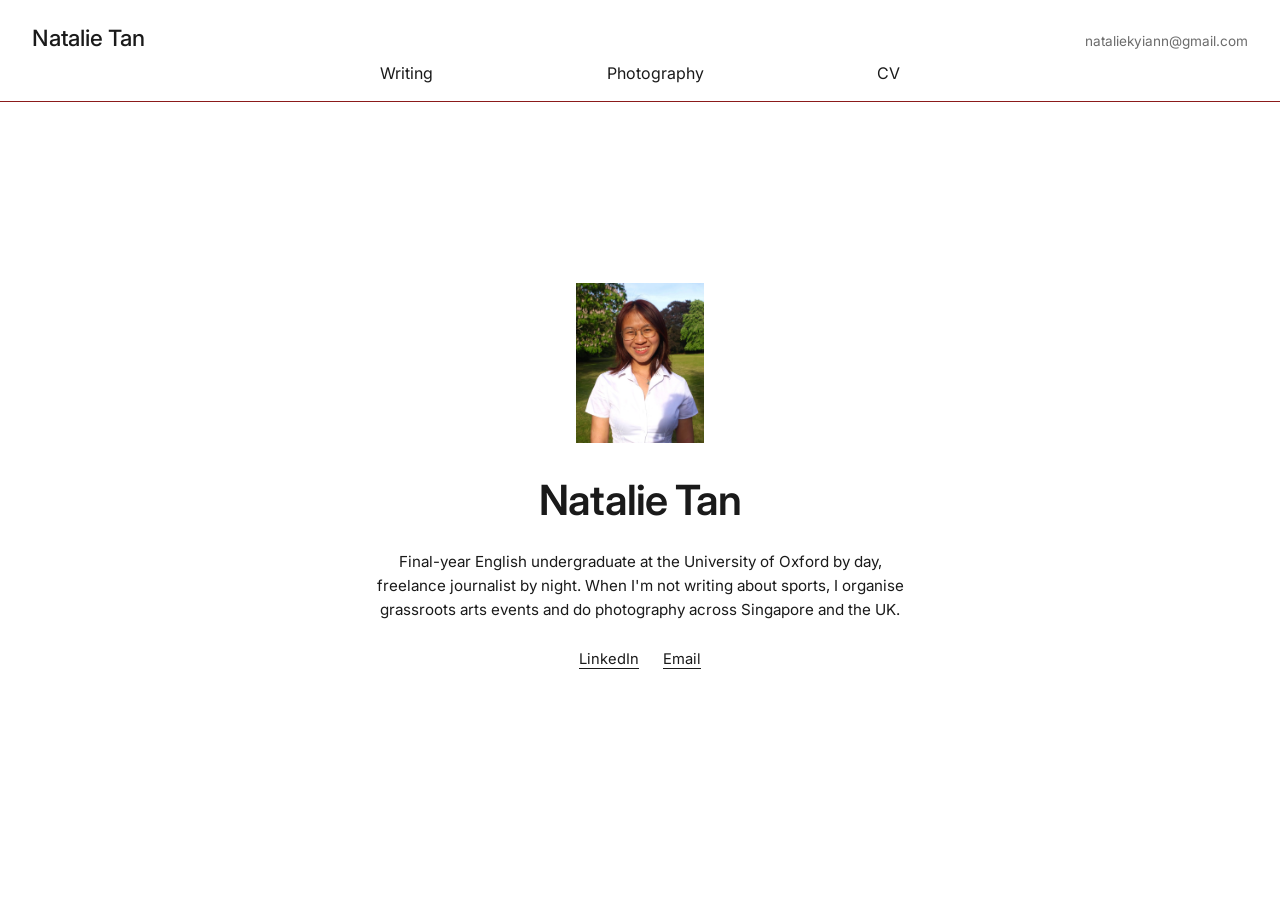
<file: index.html>
<!DOCTYPE html>
<html lang="en">
<head>
<meta charset="UTF-8">
<meta name="viewport" content="width=device-width, initial-scale=1">
<title>Natalie Tan</title>
<link rel="preconnect" href="https://fonts.googleapis.com">
<link rel="preconnect" href="https://fonts.gstatic.com" crossorigin>
<link href="https://fonts.googleapis.com/css2?family=Inter:wght@400;500;600&display=swap" rel="stylesheet">
<link rel="stylesheet" href="style.css">
</head>
<body>
<header class="site-header">
  <a class="site-name" href="index.html">Natalie Tan</a>
  <a class="header-email" href="mailto:nataliekyiann@gmail.com">nataliekyiann@gmail.com</a>
  <nav class="site-nav">
    <a href="writing.html">Writing</a>
    <a href="photography.html">Photography</a>
    <a href="cv.html">CV</a>
  </nav>
</header>

<main class="home">
  <!-- Replace images/headshot.svg with your own photo: upload headshot.jpg to the images folder and change the src below to images/headshot.jpg -->
  <img class="headshot" src="images/headshot (1).jpg" alt="Natalie Tan">
  <h1>Natalie Tan</h1>
  <p>Final-year English undergraduate at the University of Oxford by day, freelance journalist by night. When I'm not writing about sports, I organise grassroots arts events and do photography across Singapore and the UK.</p>

  <div class="buttons">
    <a class="btn" href="https://www.linkedin.com/in/natalie-tan-476b55278/" target="_blank" rel="noopener">LinkedIn</a>
    <a class="btn" href="mailto:nataliekyiann@gmail.com">Email</a>
  </div>
</main>
</body>
</html>
</file>
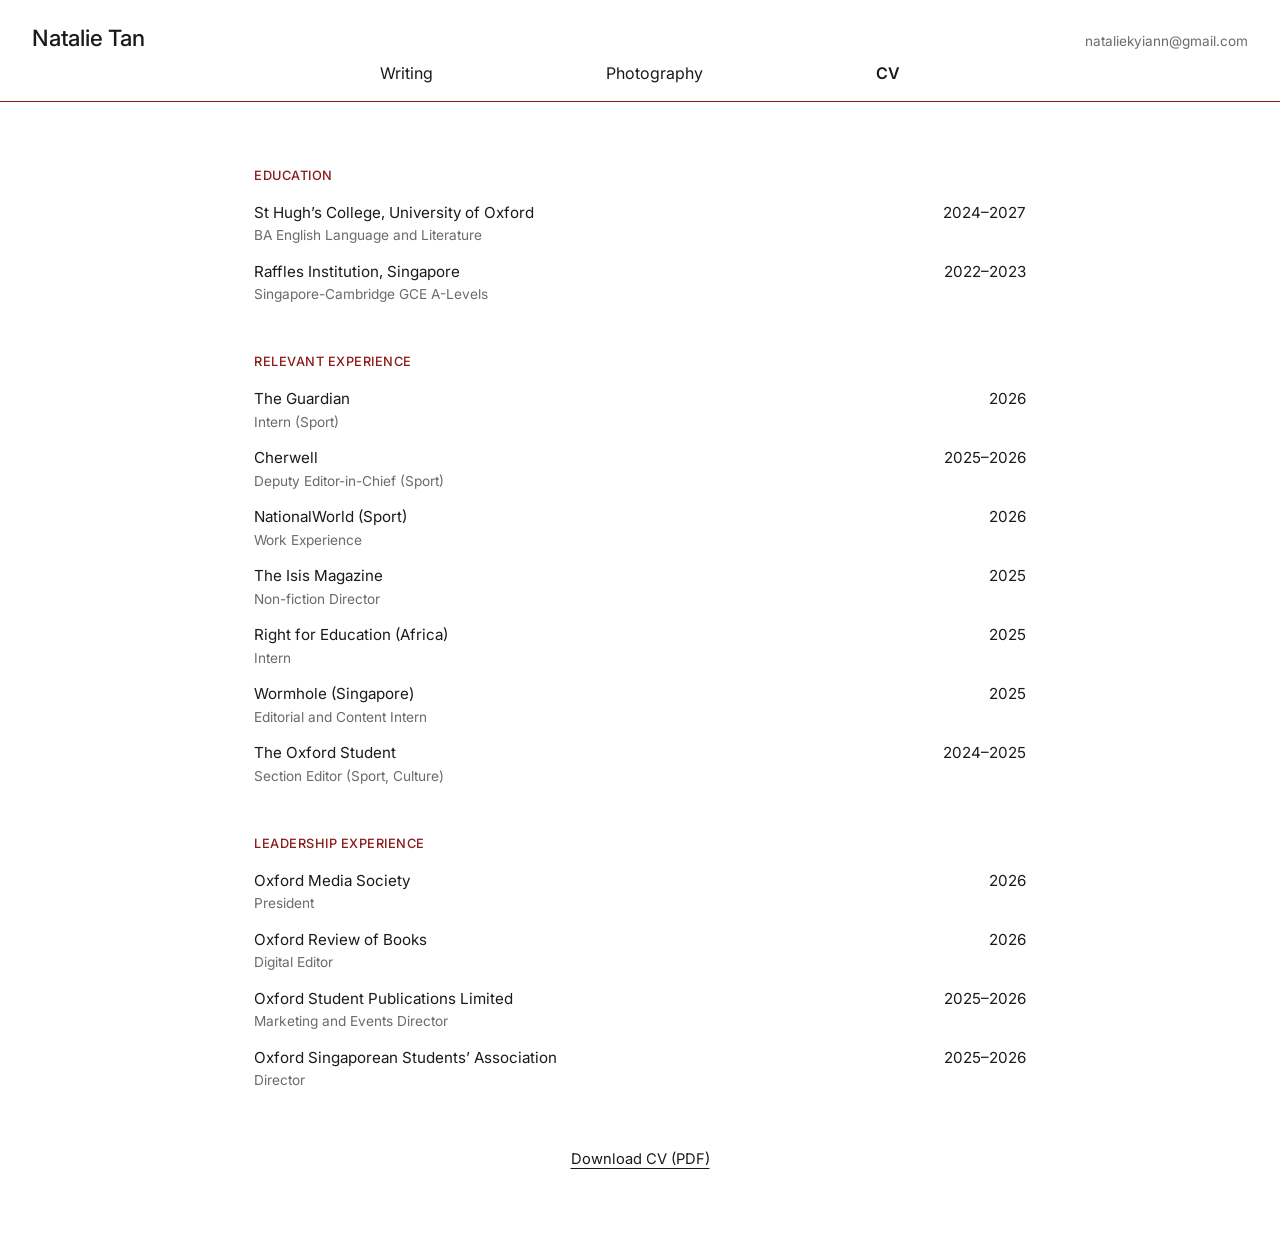
<file: cv.html>
<!DOCTYPE html>
<html lang="en">
<head>
<meta charset="UTF-8">
<meta name="viewport" content="width=device-width, initial-scale=1">
<title>Natalie Tan — CV</title>
<link rel="preconnect" href="https://fonts.googleapis.com">
<link rel="preconnect" href="https://fonts.gstatic.com" crossorigin>
<link href="https://fonts.googleapis.com/css2?family=Inter:wght@400;500;600&display=swap" rel="stylesheet">
<link rel="stylesheet" href="style.css">
</head>
<body>
<header class="site-header">
  <a class="site-name" href="index.html">Natalie Tan</a>
  <a class="header-email" href="mailto:nataliekyiann@gmail.com">nataliekyiann@gmail.com</a>
  <nav class="site-nav">
    <a href="writing.html">Writing</a>
    <a href="photography.html">Photography</a>
    <a href="cv.html" class="current">CV</a>
  </nav>
</header>

<main class="writing cv">
  <!--
    HOW TO ADD AN ENTRY:
    Copy one whole <li>...</li> block and change the organisation, role and dates.
  -->

  <h2>Education</h2>
  <ul>
      <li><div><span class="title">St Hugh’s College, University of Oxford<span class="role">BA English Language and Literature</span></span><span class="pub">2024–2027</span></div></li>
      <li><div><span class="title">Raffles Institution, Singapore<span class="role">Singapore-Cambridge GCE A-Levels</span></span><span class="pub">2022–2023</span></div></li>
  </ul>

  <h2>Relevant Experience</h2>
  <ul>
      <li><div><span class="title">The Guardian<span class="role">Intern (Sport)</span></span><span class="pub">2026</span></div></li>
      <li><div><span class="title">Cherwell<span class="role">Deputy Editor-in-Chief (Sport)</span></span><span class="pub">2025–2026</span></div></li>
      <li><div><span class="title">NationalWorld (Sport)<span class="role">Work Experience</span></span><span class="pub">2026</span></div></li>
      <li><div><span class="title">The Isis Magazine<span class="role">Non-fiction Director</span></span><span class="pub">2025</span></div></li>
      <li><div><span class="title">Right for Education (Africa)<span class="role">Intern</span></span><span class="pub">2025</span></div></li>
      <li><div><span class="title">Wormhole (Singapore)<span class="role">Editorial and Content Intern</span></span><span class="pub">2025</span></div></li>
      <li><div><span class="title">The Oxford Student<span class="role">Section Editor (Sport, Culture)</span></span><span class="pub">2024–2025</span></div></li>
  </ul>

  <h2>Leadership Experience</h2>
  <ul>
      <li><div><span class="title">Oxford Media Society<span class="role">President</span></span><span class="pub">2026</span></div></li>
      <li><div><span class="title">Oxford Review of Books<span class="role">Digital Editor</span></span><span class="pub">2026</span></div></li>
      <li><div><span class="title">Oxford Student Publications Limited<span class="role">Marketing and Events Director</span></span><span class="pub">2025–2026</span></div></li>
      <li><div><span class="title">Oxford Singaporean Students’ Association<span class="role">Director</span></span><span class="pub">2025–2026</span></div></li>
  </ul>

  <!-- To update your CV, replace cv.pdf in the repo with a new file of the same name -->
  <div class="buttons">
    <a class="btn" href="cv.pdf" download="Natalie_Tan_CV.pdf">Download CV (PDF)</a>
  </div>
</main>
</body>
</html>
</file>
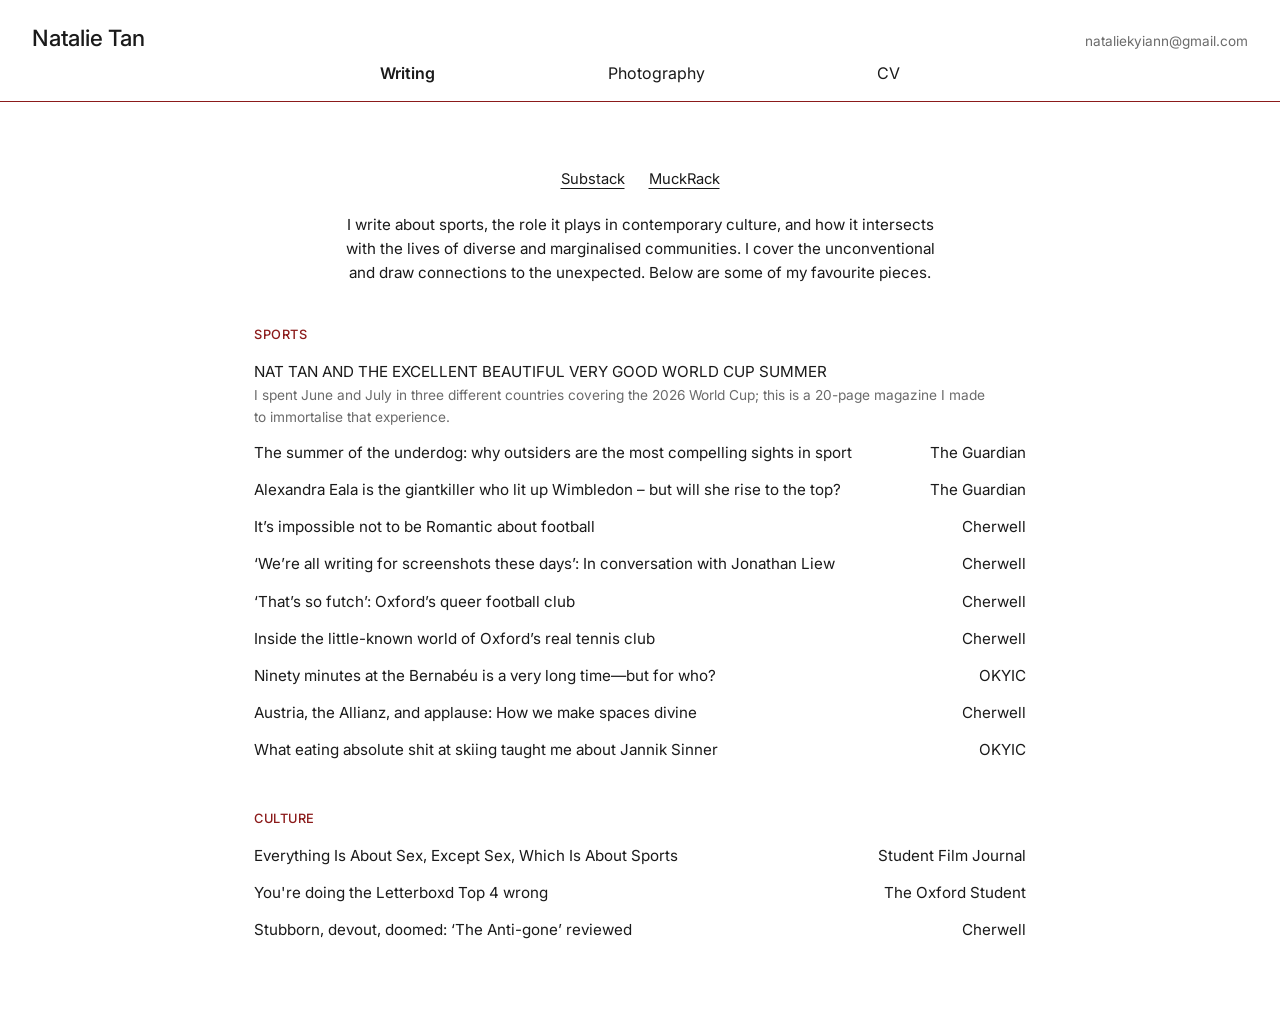
<file: writing.html>
<!DOCTYPE html>
<html lang="en">
<head>
<meta charset="UTF-8">
<meta name="viewport" content="width=device-width, initial-scale=1">
<title>Natalie Tan — Writing</title>
<link rel="preconnect" href="https://fonts.googleapis.com">
<link rel="preconnect" href="https://fonts.gstatic.com" crossorigin>
<link href="https://fonts.googleapis.com/css2?family=Inter:wght@400;500;600&display=swap" rel="stylesheet">
<link rel="stylesheet" href="style.css">
</head>
<body>
<header class="site-header">
  <a class="site-name" href="index.html">Natalie Tan</a>
  <a class="header-email" href="mailto:nataliekyiann@gmail.com">nataliekyiann@gmail.com</a>
  <nav class="site-nav">
    <a href="writing.html" class="current">Writing</a>
    <a href="photography.html">Photography</a>
    <a href="cv.html">CV</a>
  </nav>
</header>

<main>
  <section class="page-intro">
    <div class="buttons">
      <a class="btn" href="https://okyic.substack.com/" target="_blank" rel="noopener">Substack</a>
      <a class="btn" href="https://muckrack.com/natalie-tan-2" target="_blank" rel="noopener">MuckRack</a>
    </div>
    <p>I write about sports, the role it plays in contemporary culture, and how it intersects with the lives of diverse and marginalised communities. I cover the unconventional and draw connections to the unexpected. Below are some of my favourite pieces.</p>
  </section>

  <!--
    HOW TO ADD OR EDIT A PIECE:
    Copy one whole <li>...</li> line, paste it where you want it,
    then change the link (the # after href=), the title, and the publication.
  -->

  <section class="writing">
    <h2>Sports</h2>
    <ul>
      <li><a href="https://anyflip.com/vffll/ldxm/" target="_blank" rel="noopener"><span class="title"><span class="t">NAT TAN AND THE EXCELLENT BEAUTIFUL VERY GOOD WORLD CUP SUMMER</span><span class="role">I spent June and July in three different countries covering the 2026 World Cup; this is a 20-page magazine I made to immortalise that experience.</span></span><span class="pub"></span></a></li>
      <li><a href="https://www.theguardian.com/sport/2026/jul/17/the-summer-of-the-underdog-why-outsiders-are-the-most-compelling-sights-in-sport" target="_blank" rel="noopener"><span class="title">The summer of the underdog: why outsiders are the most compelling sights in sport</span><span class="pub">The Guardian</span></a></li>
      <li><a href="https://www.theguardian.com/sport/2026/jul/14/alexandra-eala-giantkiller-lit-up-wimbledon-will-she-rise-to-the-top" target="_blank" rel="noopener"><span class="title">Alexandra Eala is the giantkiller who lit up Wimbledon – but will she rise to the top?</span><span class="pub">The Guardian</span></a></li>
      <li><a href="https://www.cherwell.org/2026/06/09/its-impossible-to-not-be-romantic-about-football/" target="_blank" rel="noopener"><span class="title">It’s impossible not to be Romantic about football</span><span class="pub">Cherwell</span></a></li>
      <li><a href="https://www.cherwell.org/2026/03/27/were-all-writing-for-screenshots-these-days-in-conversation-with-jonathan-liew/" target="_blank" rel="noopener"><span class="title">‘We’re all writing for screenshots these days’: In conversation with Jonathan Liew</span><span class="pub">Cherwell</span></a></li>
      <li><a href="https://www.cherwell.org/2026/02/09/oxfords-queer-football-club/" target="_blank" rel="noopener"><span class="title">‘That’s so futch’: Oxford’s queer football club</span><span class="pub">Cherwell</span></a></li>
      <li><a href="https://www.cherwell.org/2025/11/21/oxford-real-tennis-club/" target="_blank" rel="noopener"><span class="title">Inside the little-known world of Oxford’s real tennis club</span><span class="pub">Cherwell</span></a></li>
      <li><a href="https://okyic.substack.com/p/ninety-minutes-at-the-bernabeu-is" target="_blank" rel="noopener"><span class="title">Ninety minutes at the Bernabéu is a very long time—but for who?</span><span class="pub">OKYIC</span></a></li>
      <li><a href="https://www.cherwell.org/2025/10/23/how-we-make-spaces-divine/" target="_blank" rel="noopener"><span class="title">Austria, the Allianz, and applause: How we make spaces divine</span><span class="pub">Cherwell</span></a></li>
      <li><a href="https://okyic.substack.com/p/what-eating-absolute-shit-at-skiing" target="_blank" rel="noopener"><span class="title">What eating absolute shit at skiing taught me about Jannik Sinner</span><span class="pub">OKYIC</span></a></li>
    </ul>

    <h2>Culture</h2>
    <ul>
      <li><a href="https://okyic.substack.com/p/everything-is-about-sex-except-sex" target="_blank" rel="noopener"><span class="title">Everything Is About Sex, Except Sex, Which Is About Sports</span><span class="pub">Student Film Journal</span></a></li>
      <li><a href="https://www.oxfordstudent.com/2026/06/17/youre-doing-the-letterboxd-top-4-wrong/" target="_blank" rel="noopener"><span class="title">You're doing the Letterboxd Top 4 wrong</span><span class="pub">The Oxford Student</span></a></li>
      <li><a href="https://www.cherwell.org/2026/05/08/the-anti-gone-reviewed/" target="_blank" rel="noopener"><span class="title">Stubborn, devout, doomed: ‘The Anti-gone’ reviewed</span><span class="pub">Cherwell</span></a></li>
    </ul>
  </section>
</main>
</body>
</html>
</file>
<file: style.css>
/* ============================================
   Natalie Tan — shared styles for every page
   To change the accent colour, edit --red below.
   ============================================ */

:root {
  --red: #8B1A1A;        /* accent: hover, section labels, header line */
  --ink: #1a1a1a;        /* main text */
  --grey: #6b6b6b;       /* secondary text */
  --bg: #ffffff;
}

* { box-sizing: border-box; }

html, body { margin: 0; padding: 0; }

body {
  font-family: "Inter", -apple-system, BlinkMacSystemFont, "Helvetica Neue", Arial, sans-serif;
  color: var(--ink);
  background: var(--bg);
  font-size: 18px;
  line-height: 1.6;
  -webkit-font-smoothing: antialiased;
}

a { color: inherit; text-decoration: none; }

a:focus-visible, button:focus-visible {
  outline: 2px solid var(--red);
  outline-offset: 3px;
}

/* ---------- Header: name + email on top, menu spread underneath ---------- */

.site-header {
  display: grid;
  grid-template-columns: 1fr auto;
  align-items: baseline;
  row-gap: 0.35rem;
  padding: 20px 32px 14px;
  border-bottom: 1px solid var(--red);
}

.site-name {
  font-size: 1.4rem;
  font-weight: 500;
  letter-spacing: -0.01em;
}

.header-email {
  font-size: 0.85rem;
  color: var(--grey);
}

.site-nav {
  grid-column: 1 / -1;
  display: flex;
  justify-content: space-between;
  width: 100%;
  max-width: 520px;       /* how wide the menu band is on big screens */
  justify-self: center;
}

.site-nav a { font-size: 1rem; }

.site-nav a:hover { color: var(--red); }

.site-nav a.current { font-weight: 600; }

/* ---------- Link buttons (underlined text, red on hover) ---------- */

.buttons {
  display: flex;
  justify-content: center;
  flex-wrap: wrap;
  gap: 1.5rem;
  margin: 1.5rem 0 0;
}

.btn {
  display: inline-block;
  padding: 0.1em 0;
  font-size: 0.92rem;     /* just under the intro text (0.95rem) */
  text-decoration: underline;
  text-decoration-thickness: 1px;
  text-underline-offset: 4px;
  transition: color 0.15s;
}

.btn:hover { color: var(--red); }

/* ---------- Home page ---------- */

.home {
  min-height: calc(100vh - 100px);
  display: flex;
  flex-direction: column;
  justify-content: center;
  align-items: center;
  text-align: center;
  padding: 3rem 1.5rem 6rem;
}

.headshot {
  display: block;
  width: 128px;
  aspect-ratio: 4 / 5;
  object-fit: cover;
  margin: 0 auto 1.5rem;
  background: #eeeeee;
}

.home h1 {
  font-size: clamp(1.9rem, 4vw, 2.6rem);
  font-weight: 600;
  letter-spacing: -0.02em;
  margin: 0 0 1rem;
}

.home p {
  max-width: 36em;
  margin: 0;
  font-size: 0.95rem;
}

/* ---------- Intro line (Writing + Photography) ---------- */

.page-intro {
  text-align: center;
  padding: 4rem 1.5rem 2.5rem;
}

.page-intro p { margin: 0 auto; max-width: 40em; font-size: 0.95rem; }

/* when the buttons come before the intro text (Writing page) */
.page-intro .buttons:first-child { margin: 0 0 1.25rem; }

/* ---------- Writing + CV lists ---------- */

.writing {
  max-width: 820px;
  margin: 0 auto;
  padding: 0 1.5rem 5rem;
}

.writing h2 {
  color: var(--red);
  font-size: 0.8rem;
  font-weight: 500;
  text-transform: uppercase;
  letter-spacing: 0.04em;
  margin: 2.5rem 0 0.5rem;
}

.writing h2:first-child { margin-top: 0; }

.writing ul { list-style: none; margin: 0; padding: 0; font-size: 0.95rem; }

.writing li > * {
  display: flex;
  justify-content: space-between;
  align-items: baseline;
  gap: 2rem;
  padding: 0.4rem 0;
}

.writing .pub {
  flex-shrink: 0;
  text-align: right;
}

.writing li a:hover .title:not(:has(.t)),
.writing li a:hover .t {
  color: var(--red);
  text-decoration: underline;
  text-decoration-thickness: 1px;
  text-underline-offset: 4px;
}

.writing .role {
  display: block;
  color: var(--grey);
  font-size: 0.9em;
}

/* ---------- CV page ---------- */

.cv { padding-top: 4rem; }

.cv .buttons { margin: 3rem 0 0; }

.intro-link {
  text-decoration: underline;
  text-decoration-thickness: 1px;
  text-underline-offset: 3px;
}

.intro-link:hover { color: var(--red); }

/* ---------- Photography page ---------- */

.photo-grid {
  display: grid;
  grid-template-columns: repeat(3, 1fr);
}

.photo {
  display: block;
  padding: 0;
  margin: 0;
  border: 0;
  background: none;
  cursor: zoom-in;
}

.photo img {
  display: block;
  width: 100%;
  aspect-ratio: 3 / 2;
  object-fit: cover;
}

/* Full-screen viewer when you click a photo */
.lightbox {
  position: fixed;
  inset: 0;
  background: rgba(0, 0, 0, 0.92);
  display: none;
  align-items: center;
  justify-content: center;
  z-index: 10;
}

.lightbox.open { display: flex; }

.lightbox img {
  max-width: 92vw;
  max-height: 88vh;
  display: block;
}

.lightbox button {
  position: absolute;
  background: none;
  border: 0;
  color: #fff;
  font: inherit;
  font-size: 2rem;
  line-height: 1;
  padding: 1rem;
  cursor: pointer;
  opacity: 0.8;
}

.lightbox button:hover { opacity: 1; }
.lightbox .close { top: 0.5rem; right: 0.75rem; }
.lightbox .prev { left: 0.5rem; top: 50%; transform: translateY(-50%); }
.lightbox .next { right: 0.5rem; top: 50%; transform: translateY(-50%); }

/* ---------- Tablets ---------- */

@media (max-width: 900px) {
  .photo-grid { grid-template-columns: repeat(2, 1fr); }
}

/* ---------- Phones ---------- */

@media (max-width: 640px) {
  body { font-size: 15px; line-height: 1.55; }

  .site-header { row-gap: 0.2rem; padding: 14px 16px; }

  .site-name { font-size: 1.2rem; }

  .header-email { font-size: 0.8rem; }

  .site-nav a { font-size: 0.85rem; }

  .btn { font-size: 0.87rem; }   /* just under the mobile intro text (0.9rem) */

  .home { padding: 2rem 1.25rem 4rem; }

  .headshot { width: 104px; margin-bottom: 1.25rem; }

  .home h1 { font-size: 1.7rem; }

  .home p, .page-intro p { font-size: 0.9rem; }

  .page-intro { padding: 2.5rem 1.25rem 1.75rem; }

  .writing { padding: 0 1.25rem 3.5rem; }

  .writing h2 { margin-top: 2rem; }

  .writing li > * {
    flex-direction: column;
    gap: 0;
    padding: 0.55rem 0;
  }

  .writing .pub {
    text-align: left;
    color: var(--grey);
    font-size: 0.85rem;
  }

  .cv { padding-top: 2.5rem; }

  /* CV keeps dates on the right, even on phones */
  .cv li > * { flex-direction: row; gap: 1rem; }
  .cv .pub { text-align: right; }

  .photo-grid { grid-template-columns: 1fr; }
}

@media (prefers-reduced-motion: reduce) {
  * { transition: none !important; }
}
</file>
